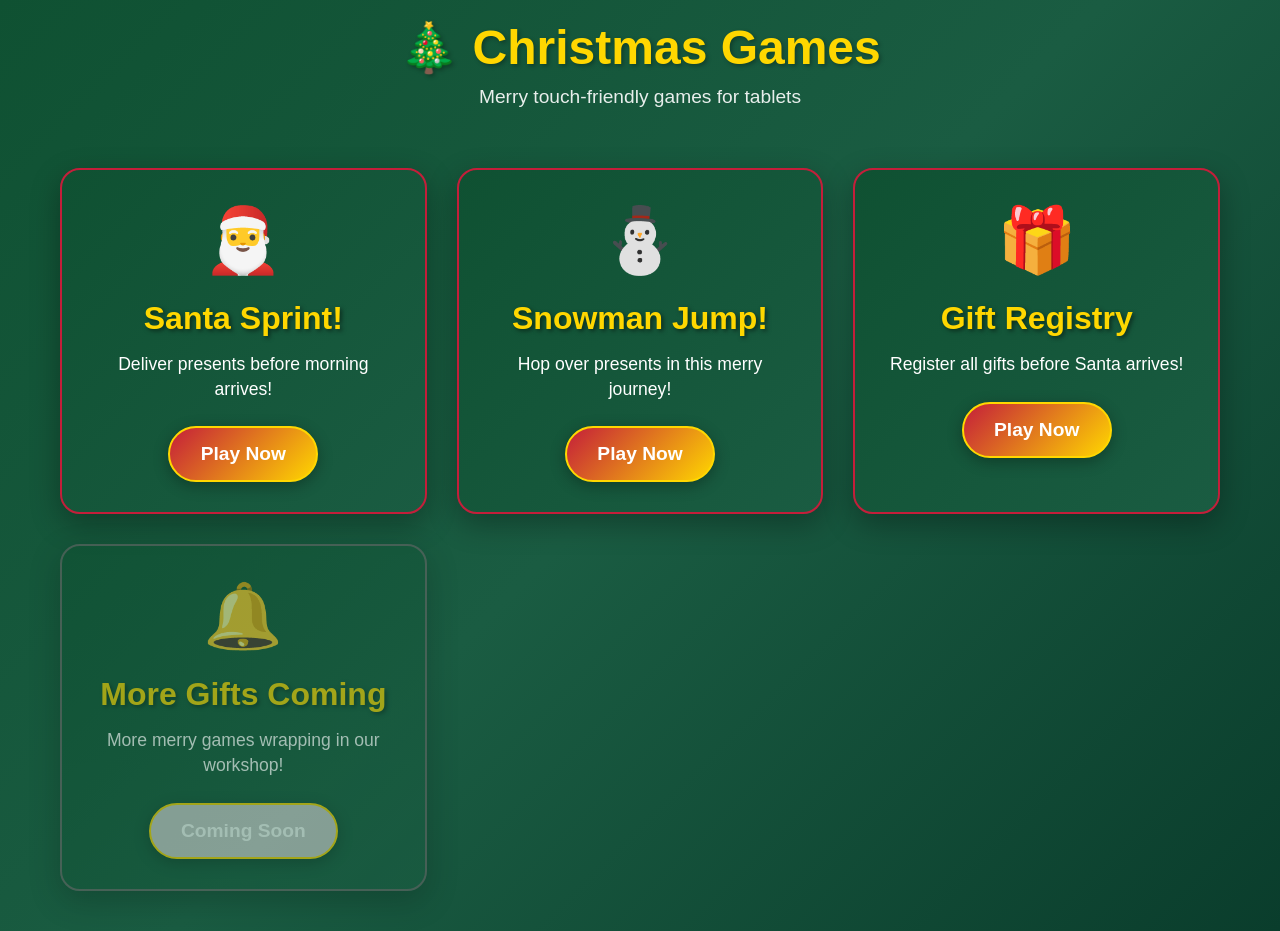
<file: index.html>
<!DOCTYPE html>
<html lang="en">
<head>
    <meta charset="UTF-8">
    <meta name="viewport" content="width=device-width, initial-scale=1.0">
    <title id="page-title">Holiday Games</title>
    <link rel="stylesheet" href="styles/main.css">
</head>
<body>
    <div class="container">
        <header>
            <h1 id="gallery-title"></h1>
            <p id="gallery-subtitle"></p>
        </header>
        
        <main class="gallery">
            <div class="game-grid">
                <div class="game-card" data-game="run">
                    <div class="game-icon" id="run-game-icon"></div>
                    <h3 id="run-game-title"></h3>
                    <p id="run-game-desc"></p>
                    <button class="play-btn">Play Now</button>
                </div>
                
                <div class="game-card" data-game="jump">
                    <div class="game-icon" id="jump-game-icon"></div>
                    <h3 id="jump-game-title"></h3>
                    <p id="jump-game-desc"></p>
                    <button class="play-btn">Play Now</button>
                </div>
                
                <div class="game-card" data-game="taxes">
                    <div class="game-icon" id="taxes-game-icon"></div>
                    <h3 id="taxes-game-title"></h3>
                    <p id="taxes-game-desc"></p>
                    <button class="play-btn">Play Now</button>
                </div>
                
                <!-- Placeholder for future games -->
                <div class="game-card coming-soon">
                    <div class="game-icon" id="coming-soon-icon"></div>
                    <h3 id="coming-soon-title"></h3>
                    <p id="coming-soon-desc"></p>
                    <button class="play-btn" disabled>Coming Soon</button>
                </div>
            </div>
        </main>
    </div>
    
    <script src="resources.js"></script>
    <script src="main.js"></script>
    <script src="scripts/gallery.js"></script>
    <script src="scripts/falling-sprites.js"></script>
</body>
</html>
</file>
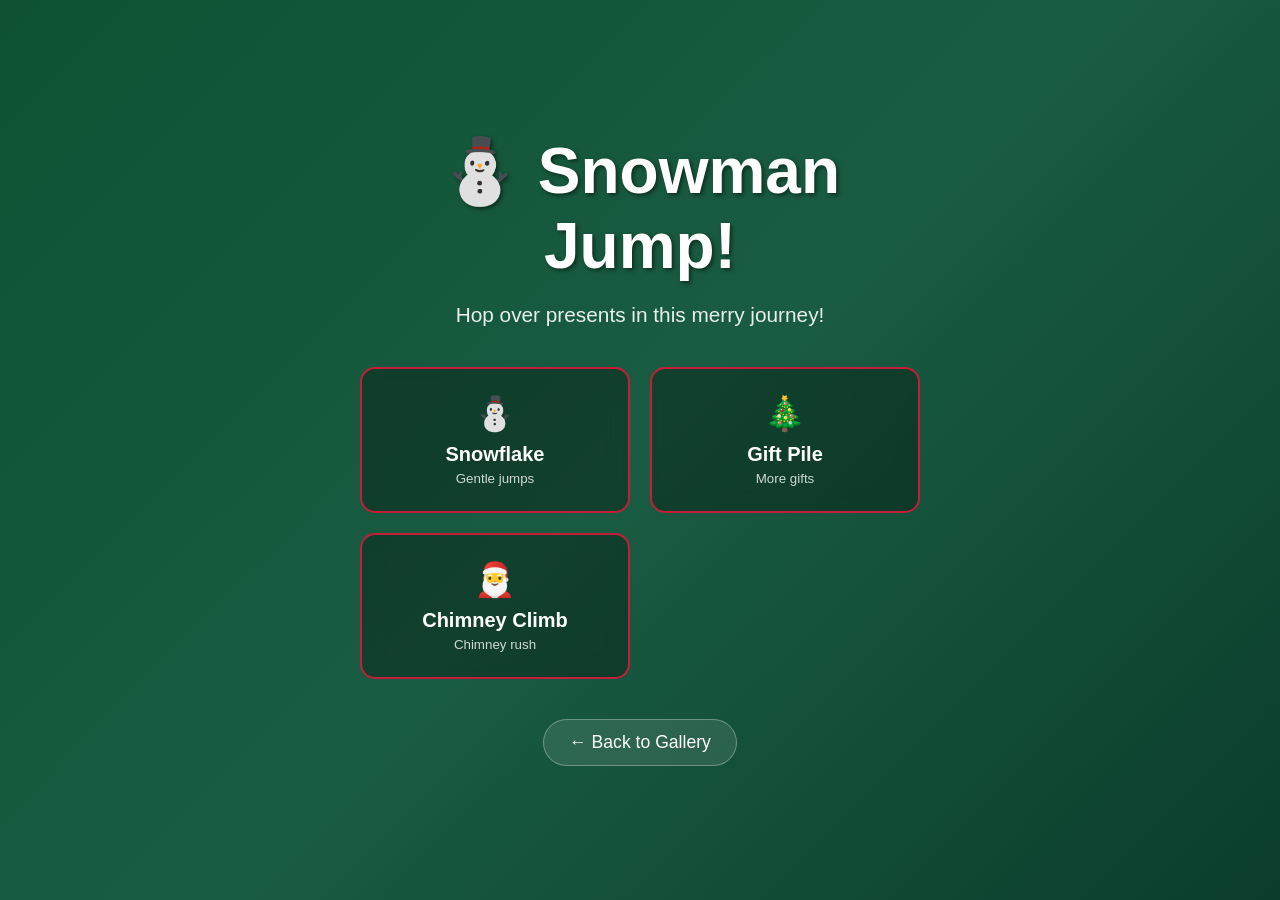
<file: games/jump.html>
<!DOCTYPE html>
<html lang="en">
<head>
    <meta charset="UTF-8">
    <meta name="viewport" content="width=device-width, initial-scale=1.0">
    <title id="page-title">Jump Game</title>
    <link rel="stylesheet" href="../styles/main.css">
    <link rel="stylesheet" href="../styles/jump-game.css">
</head>
<body>
    <div class="game-container">
        <!-- Difficulty Selection Screen -->
        <div id="difficulty-screen" class="screen">
            <div class="difficulty-content">
                <h1 id="jump-title"></h1>
                <p id="jump-description"></p>
                
                <div class="difficulty-grid">
                    <button class="difficulty-btn" data-difficulty="toddler">
                        <span class="difficulty-icon" id="diff-easy-icon"></span>
                        <span class="difficulty-name" id="jump-diff-easy-name"></span>
                        <span class="difficulty-desc" id="jump-diff-easy-desc"></span>
                    </button>
                    
                    <button class="difficulty-btn" data-difficulty="child">
                        <span class="difficulty-icon" id="diff-medium-icon"></span>
                        <span class="difficulty-name" id="jump-diff-medium-name"></span>
                        <span class="difficulty-desc" id="jump-diff-medium-desc"></span>
                    </button>
                    
                    <button class="difficulty-btn" data-difficulty="adult">
                        <span class="difficulty-icon" id="diff-hard-icon"></span>
                        <span class="difficulty-name" id="jump-diff-hard-name"></span>
                        <span class="difficulty-desc" id="jump-diff-hard-desc"></span>
                    </button>
                    
                    <button class="difficulty-btn hidden" data-difficulty="crazy" id="crazy-btn">
                        <span class="difficulty-icon" id="diff-crazy-icon"></span>
                        <span class="difficulty-name" id="jump-diff-crazy-name"></span>
                        <span class="difficulty-desc" id="jump-diff-crazy-desc"></span>
                    </button>
                </div>
                
                <button class="back-btn" onclick="window.location.href='../index.html'">
                    ← Back to Gallery
                </button>
            </div>
        </div>
        
        <!-- Game Screen -->
        <div id="game-screen" class="screen hidden">
            <canvas id="game-canvas"></canvas>
            
            <!-- Game UI -->
            <div class="game-ui">
                <div class="score-display">
                    <span>Distance: <span id="distance">0</span> ft</span>
                    <span>Speed: <span id="speed">0</span> ft/s</span>
                </div>
                
                <div class="jump-instruction" id="jump-instruction">
                </div>
            </div>
            
            <!-- Jump Controls -->
            <div class="jump-controls">
                <div class="jump-area" id="jump-control">
                    <div class="jump-indicator">TAP TO JUMP</div>
                </div>
            </div>
            
            <!-- Pause Button -->
            <button class="pause-btn" id="pause-btn">⏸️</button>
        </div>
        
        <!-- Game Over Screen -->
        <div id="game-over-screen" class="screen hidden">
            <div class="game-over-content">
                <h2 id="game-over-title">Game Over!</h2>
                <div id="game-over-message"></div>
                <div class="game-stats">
                    <p>Distance Traveled: <span id="final-distance">0</span> ft</p>
                    <p>Time Survived: <span id="final-time">0</span>s</p>
                    <p>Difficulty: <span id="final-difficulty">Normal</span></p>
                    <p>Jack-o'-lanterns Jumped: <span id="final-jumps">0</span></p>
                </div>
                
                <div class="game-over-buttons">
                    <button class="game-btn" id="restart-btn">Play Again</button>
                    <button class="game-btn secondary" id="difficulty-btn">Change Difficulty</button>
                    <button class="game-btn secondary" onclick="window.location.href='../index.html'">
                        Back to Gallery
                    </button>
                </div>
            </div>
        </div>
    </div>
    
    <script src="../resources.js"></script>
    <script src="../resources.js"></script>
    <script src="../main.js"></script>
    <script src="../scripts/jump-game.js"></script>
    <script src="../scripts/falling-sprites.js"></script>
</body>
</html>
</file>
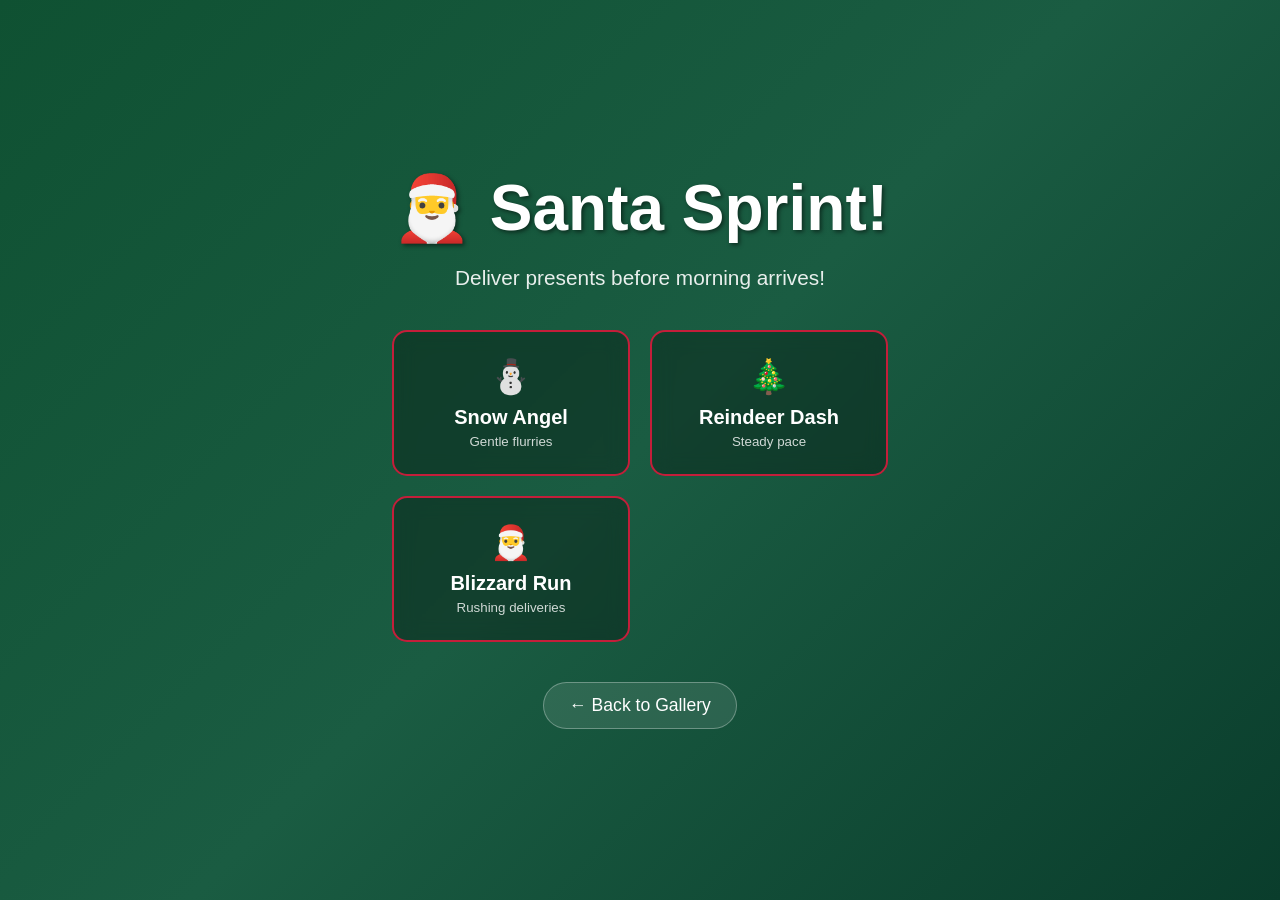
<file: games/run.html>
<!DOCTYPE html>
<html lang="en">
<head>
    <meta charset="UTF-8">
    <meta name="viewport" content="width=device-width, initial-scale=1.0">
    <title id="page-title">Run Game</title>
    <link rel="stylesheet" href="../styles/main.css">
    <link rel="stylesheet" href="../styles/run-game.css">
</head>
<body>
    <div class="game-container">
        <!-- Difficulty Selection Screen -->
        <div id="difficulty-screen" class="screen">
            <div class="difficulty-content">
                <h1 id="run-title"></h1>
                <p id="run-description"></p>
                
                <div class="difficulty-grid">
                    <button class="difficulty-btn" data-difficulty="toddler">
                        <span class="difficulty-icon" id="diff-easy-icon"></span>
                        <span class="difficulty-name" id="run-diff-easy-name"></span>
                        <span class="difficulty-desc" id="run-diff-easy-desc"></span>
                    </button>
                    
                    <button class="difficulty-btn" data-difficulty="child">
                        <span class="difficulty-icon" id="diff-medium-icon"></span>
                        <span class="difficulty-name" id="run-diff-medium-name"></span>
                        <span class="difficulty-desc" id="run-diff-medium-desc"></span>
                    </button>
                    
                    <button class="difficulty-btn" data-difficulty="adult">
                        <span class="difficulty-icon" id="diff-hard-icon"></span>
                        <span class="difficulty-name" id="run-diff-hard-name"></span>
                        <span class="difficulty-desc" id="run-diff-hard-desc"></span>
                    </button>
                    
                    <button class="difficulty-btn hidden" data-difficulty="crazy" id="crazy-btn">
                        <span class="difficulty-icon" id="diff-crazy-icon"></span>
                        <span class="difficulty-name" id="run-diff-crazy-name"></span>
                        <span class="difficulty-desc" id="run-diff-crazy-desc"></span>
                    </button>
                </div>
                
                <button class="back-btn" onclick="window.location.href='../index.html'">
                    ← Back to Gallery
                </button>
            </div>
        </div>
        
        <!-- Game Screen -->
        <div id="game-screen" class="screen hidden">
            <canvas id="game-canvas"></canvas>
            
            <!-- Game UI -->
            <div class="game-ui">
                <div class="score-display">
                    <span>Distance: <span id="distance">0</span> ft</span>
                    <span>Speed: <span id="speed">0</span> ft/s</span>
                </div>
                
                <div class="zombie-warning" id="zombie-warning">
                </div>
            </div>
            
            <!-- Touch Controls -->
            <div class="touch-controls">
                <div class="touch-area left-control" id="left-control">
                    <div class="control-indicator">←</div>
                </div>
                <div class="touch-area right-control" id="right-control">
                    <div class="control-indicator">→</div>
                </div>
            </div>
            
            <!-- Pause Button -->
            <button class="pause-btn" id="pause-btn">⏸️</button>
        </div>
        
        <!-- Game Over Screen -->
        <div id="game-over-screen" class="screen hidden">
            <div class="game-over-content">
                <h2 id="game-over-title">Game Over!</h2>
                <div id="game-over-message"></div>
                <div class="game-stats">
                    <p>Distance Traveled: <span id="final-distance">0</span> ft</p>
                    <p>Time Survived: <span id="final-time">0</span>s</p>
                    <p>Difficulty: <span id="final-difficulty">Normal</span></p>
                </div>
                
                <div class="game-over-buttons">
                    <button class="game-btn" id="restart-btn">Play Again</button>
                    <button class="game-btn secondary" id="difficulty-btn">Change Difficulty</button>
                    <button class="game-btn secondary" onclick="window.location.href='../index.html'">
                        Back to Gallery
                    </button>
                </div>
            </div>
        </div>
    </div>
    
    <script src="../resources.js"></script>
    <script src="../main.js"></script>
    <script src="../scripts/run-game.js"></script>
    <script src="../scripts/falling-sprites.js"></script>
</body>
</html>
</file>
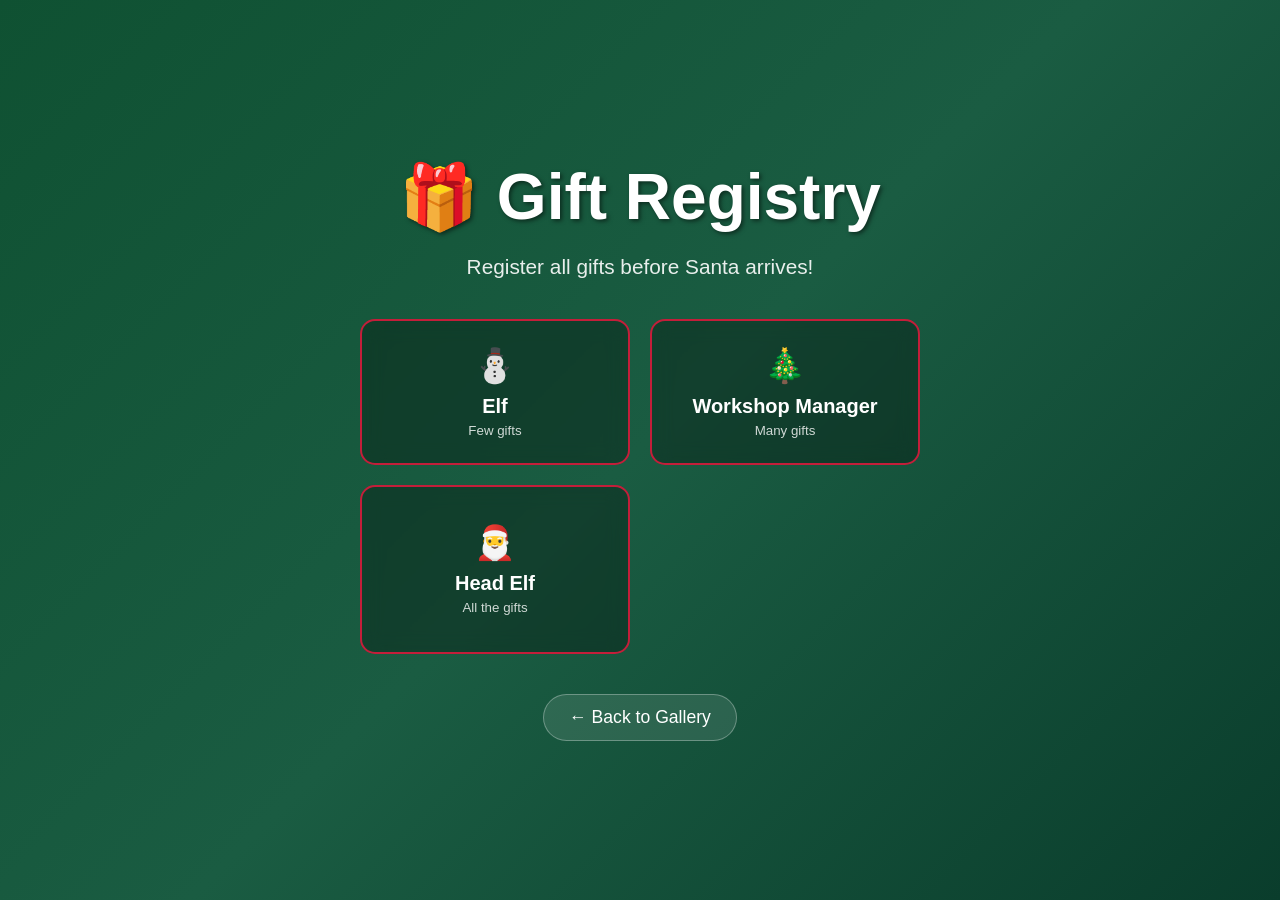
<file: games/taxes.html>
<!DOCTYPE html>
<html lang="en">
<head>
    <meta charset="UTF-8">
    <meta name="viewport" content="width=device-width, initial-scale=1.0">
    <title id="page-title">Taxes Game</title>
    <link rel="stylesheet" href="../styles/main.css">
    <link rel="stylesheet" href="../styles/taxes-game.css">
</head>
<body>
    <div class="game-container">
        <!-- Difficulty Selection Screen -->
        <div id="difficulty-screen" class="screen">
            <div class="difficulty-content">
                <h1 id="taxes-title"></h1>
                <p id="taxes-description"></p>
                
                <div class="difficulty-grid">
                    <button class="difficulty-btn" data-difficulty="toddler">
                        <span class="difficulty-icon" id="diff-easy-icon"></span>
                        <span class="difficulty-name" id="taxes-diff-easy-name"></span>
                        <span class="difficulty-desc" id="taxes-diff-easy-desc"></span>
                    </button>
                    
                    <button class="difficulty-btn" data-difficulty="child">
                        <span class="difficulty-icon" id="diff-medium-icon"></span>
                        <span class="difficulty-name" id="taxes-diff-medium-name"></span>
                        <span class="difficulty-desc" id="taxes-diff-medium-desc"></span>
                    </button>
                    
                    <button class="difficulty-btn" data-difficulty="adult">
                        <span class="difficulty-icon" id="diff-hard-icon"></span>
                        <span class="difficulty-name" id="taxes-diff-hard-name"></span>
                        <span class="difficulty-desc" id="taxes-diff-hard-desc"></span>
                    </button>
                    
                    <button class="difficulty-btn hidden" data-difficulty="crazy" id="crazy-btn">
                        <span class="difficulty-icon" id="diff-crazy-icon"></span>
                        <span class="difficulty-name" id="taxes-diff-crazy-name"></span>
                        <span class="difficulty-desc" id="taxes-diff-crazy-desc"></span>
                    </button>
                </div>
                
                <button class="back-btn" onclick="window.location.href='../index.html'">
                    ← Back to Gallery
                </button>
            </div>
        </div>
        
        <!-- Game Screen -->
        <div id="game-screen" class="screen hidden">
            <div class="tax-form-container">
                <div class="form-header">
                    <h2 id="form-header"></h2>
                    <div class="tax-year" id="form-year"></div>
                </div>
                
                <div class="form-content">
                    <!-- Witch Information Section -->
                    <div class="form-section employee-info">
                        <h3><span id="section-heading-employee">🧙‍♀️ Witch Information</span></h3>
                        <div class="form-row">
                            <div class="form-field">
                                <label>1. <span id="label-1">Witch's magical name</span></label>
                                <span class="static-text" id="employee-name">Morticia Spellweaver</span>
                                <input type="text" id="employee-name-input" class="display-none" placeholder="Enter your magical name">
                            </div>
                        </div>
                        
                        <div class="form-row">
                            <div class="form-field">
                                <label>2. <span id="label-2">Coven's address</span></label>
                                <div class="address-block">
                                    <span class="static-text" id="employee-address">13 Haunted Hollow Lane<br>Spooktown, MA 13131</span>
                                    <input type="text" id="employee-address-input" class="display-none" placeholder="Enter your coven's address">
                                </div>
                            </div>
                        </div>
                    </div>
                    
                    <!-- Magical Organization Section -->
                    <div class="form-section employer-info">
                        <h3><span id="section-heading-employer">🏚️ Magical Organization Information</span></h3>
                        <div class="form-row">
                            <div class="form-field">
                                <label>3. <span id="label-3" class="editable-word">Coven's</span> name and address</label>
                                <div class="address-block">
                                    <span class="static-text" id="employer-name">The Midnight Spell Society</span>
                                    <input type="text" id="employer-name-input" class="display-none" placeholder="Coven name">
                                    <span class="static-text" id="employer-address">666 Witches Circle<br>Spooktown, MA 13131</span>
                                    <input type="text" id="employer-address-input" class="display-none" placeholder="Coven address">
                                </div>
                            </div>
                        </div>
                        
                        <div class="form-row">
                            <div class="form-field half">
                                <label>4. <span class="editable-word">Coven</span> identification number</label>
                                <span class="static-text" id="employer-ein">13-1313131</span>
                                <input type="text" id="employer-ein-input" class="display-none" placeholder="13-1313131">
                            </div>
                            <div class="form-field half">
                                <label>5. <span class="editable-word">Witch's</span> license number</label>
                                <span class="static-text" id="employee-ssn">***-**-1313</span>
                                <input type="text" id="employee-ssn-input" class="display-none" placeholder="Last 4 digits only">
                            </div>
                        </div>
                    </div>
                    
                    <!-- Magical Earnings Section -->
                    <div class="form-section earnings-info">
                        <h3><span id="section-heading-earnings">💰 Magical Earnings Information</span></h3>
                        <div class="earnings-grid">
                            <div class="form-field">
                                <label>4. <span id="label-4" class="editable-word">Spell</span> casting fees</label>
                                <span class="static-text" id="wages">13,000 gold coins</span>
                                <input type="text" id="wages-input" class="display-none">
                            </div>
                            
                            <div class="form-field">
                                <label>5. <span id="label-5" class="editable-word">Magical</span> licensing fees</label>
                                <span class="static-text" id="federal-tax">2,080 gold coins</span>
                                <input type="text" id="federal-tax-input" class="display-none">
                            </div>
                            
                            <div class="form-field">
                                <label>6. <span id="label-6" class="editable-word">Coven</span> protection fees</label>
                                <span class="static-text" id="state-tax">1,040 gold coins</span>
                                <input type="text" id="state-tax-input" class="display-none">
                            </div>
                            
                            <div class="form-field">
                                <label>7. <span id="label-7" class="editable-word">Potion</span> ingredient costs</label>
                                <span class="static-text" id="social-security">3,100 gold coins</span>
                                <input type="text" id="social-security-input" class="display-none">
                            </div>
                            
                            <div class="form-field">
                                <label>8. <span id="label-8" class="editable-word">Cauldron</span> rental expenses</label>
                                <span class="static-text" id="medicare">725 gold coins</span>
                                <input type="text" id="medicare-input" class="display-none">
                            </div>
                            
                            <div class="form-field">
                                <label>9. <span id="label-9" class="editable-word">Familiar</span> care expenses</label>
                                <span class="static-text" id="health-insurance">1,200 gold coins</span>
                                <input type="text" id="health-insurance-input" class="display-none">
                            </div>
                            
                            <div class="form-field">
                                <label>10. <span id="label-10" class="editable-word">Broomstick</span> maintenance</label>
                                <span class="static-text" id="retirement-401k">2,600 gold coins</span>
                                <input type="text" id="retirement-401k-input" class="display-none">
                            </div>
                            
                            <div class="form-field">
                                <label>11. <span id="label-11" class="editable-word">Spell</span> insurance premiums</label>
                                <span class="static-text" id="dental-insurance">520 gold coins</span>
                                <input type="text" id="dental-insurance-input" class="display-none">
                            </div>
                            
                            <div class="form-field">
                                <label>12. <span id="label-12" class="editable-word">Vision</span> crystal maintenance</label>
                                <span class="static-text" id="vision-insurance">260 gold coins</span>
                                <input type="text" id="vision-insurance-input" class="display-none">
                            </div>
                            
                            <div class="form-field">
                                <label>13. <span id="label-13" class="editable-word">Magical</span> guild dues</label>
                                <span class="static-text" id="union-dues">150 gold coins</span>
                                <input type="text" id="union-dues-input" class="display-none">
                            </div>
                            
                            <div class="form-field">
                                <label>14. <span id="label-14" class="editable-word">Curse</span> protection plan</label>
                                <span class="static-text" id="life-insurance">375 gold coins</span>
                                <input type="text" id="life-insurance-input" class="display-none">
                            </div>
                        </div>
                    </div>
                    
                    <!-- Additional Magical Earnings -->
                    <div class="form-section additional-income">
                        <h3><span id="section-heading-additional">🔮 <span id="word-additional" class="editable-word">Additional</span> Magical Earnings</span></h3>
                        <div class="additional-grid">
                            <div class="form-field">
                                <label>15. <span id="label-15" class="editable-word">Curse</span> removal services</label>
                                <span class="static-text" id="business-income">2,500 gold coins</span>
                                <input type="text" id="business-income-input" class="display-none">
                            </div>
                            
                            <div class="form-field">
                                <label>16. <span id="label-16" class="editable-word">Crystal</span> ball consultations</label>
                                <span class="static-text" id="interest-income">666 gold coins</span>
                                <input type="text" id="interest-income-input" class="display-none">
                            </div>
                            
                            <div class="form-field">
                                <label>17. <span id="label-17" class="editable-word">Enchanted</span> item sales</label>
                                <span class="static-text" id="dividend-income">1,313 gold coins</span>
                                <input type="text" id="dividend-income-input" class="display-none">
                            </div>
                            
                            <div class="form-field">
                                <label>18. <span id="label-18" class="editable-word">Familiar</span> boarding fees</label>
                                <span class="static-text" id="retirement-dist">0 gold coins</span>
                                <input type="text" id="retirement-dist-input" class="display-none">
                            </div>
                        </div>
                    </div>
                    
                    <!-- Magical Deductions Section -->
                    <div class="form-section deductions-info">
                        <h3><span id="section-heading-deductions">✨ <span id="word-deductions" class="editable-word">Magical</span> Deductions and Credits</span></h3>
                        <div class="deductions-grid">
                            <div class="form-field">
                                <label>19. <span id="label-19" class="editable-word">Haunted</span> mansion upkeep costs</label>
                                <span class="static-text" id="mortgage-interest">3,100 gold coins</span>
                                <input type="text" id="mortgage-interest-input" class="display-none">
                            </div>
                            
                            <div class="form-field">
                                <label>20. <span id="label-20" class="editable-word">Charitable</span> spell donations</label>
                                <span class="static-text" id="charitable-contrib">713 gold coins</span>
                                <input type="text" id="charitable-contrib-input" class="display-none">
                            </div>
                            
                            <div class="form-field">
                                <label>21. <span id="label-21" class="editable-word">Cauldron</span> maintenance expenses</label>
                                <span class="static-text" id="medical-expenses">1,050 gold coins</span>
                                <input type="text" id="medical-expenses-input" class="display-none">
                            </div>
                            
                            <div class="form-field">
                                <label>22. <span id="label-22" class="editable-word">Spellcasting</span> education credits</label>
                                <span class="static-text" id="education-credits">375 gold coins</span>
                                <input type="text" id="education-credits-input" class="display-none">
                            </div>
                        </div>
                    </div>
                    
                    <!-- Crazy Mode Only Sections -->
                    <div class="form-section crazy-only foreign-info">
                        <h3><span id="section-heading-foreign"><span id="word-foreign" class="editable-word">Foreign</span> Account Information (FBAR)</span></h3>
                        <div class="foreign-grid">
                            <div class="form-field">
                                <label>23. <span id="label-23" class="editable-word">Foreign</span> bank account maximum balance</label>
                                <span class="static-text" id="foreign-balance">$0.00</span>
                                <input type="text" id="foreign-balance-input" class="display-none">
                            </div>
                            
                            <div class="form-field">
                                <label>24. <span id="label-24" class="editable-word">Country</span> of foreign account</label>
                                <span class="static-text" id="foreign-country">N/A</span>
                                <input type="text" id="foreign-country-input" class="display-none">
                            </div>
                            
                            <div class="form-field">
                                <label>25. <span id="label-25" class="editable-word">Foreign</span> tax paid</label>
                                <span class="static-text" id="foreign-tax">$0.00</span>
                                <input type="text" id="foreign-tax-input" class="display-none">
                            </div>
                        </div>
                    </div>
                    
                    <div class="form-section crazy-only alternative-min">
                        <h3><span id="section-heading-amt"><span id="word-amt" class="editable-word">Alternative</span> Minimum Tax (AMT)</span></h3>
                        <div class="amt-grid">
                            <div class="form-field">
                                <label>26. <span id="label-26" class="editable-word">AMT</span> income adjustments</label>
                                <span class="static-text" id="amt-adjustments">$0.00</span>
                                <input type="text" id="amt-adjustments-input" class="display-none">
                            </div>
                            
                            <div class="form-field">
                                <label>27. <span id="label-27" class="editable-word">Tentative</span> minimum tax</label>
                                <span class="static-text" id="tentative-amt">$0.00</span>
                                <input type="text" id="tentative-amt-input" class="display-none">
                            </div>
                            
                            <div class="form-field">
                                <label>28. <span id="label-28" class="editable-word">AMT</span> foreign tax credit</label>
                                <span class="static-text" id="amt-foreign-credit">$0.00</span>
                                <input type="text" id="amt-foreign-credit-input" class="display-none">
                            </div>
                        </div>
                    </div>
                    
                    <div class="form-section crazy-only depreciation-info">
                        <h3><span id="section-heading-depreciation"><span id="word-depreciation" class="editable-word">Depreciation</span> and Asset Information</span></h3>
                        <div class="depreciation-grid">
                            <div class="form-field">
                                <label>29. <span id="label-29" class="editable-word">Section</span> 179 deduction</label>
                                <span class="static-text" id="section179">$0.00</span>
                                <input type="text" id="section179-input" class="display-none">
                            </div>
                            
                            <div class="form-field">
                                <label>30. <span id="label-30" class="editable-word">Bonus</span> depreciation claimed</label>
                                <span class="static-text" id="bonus-depreciation">$0.00</span>
                                <input type="text" id="bonus-depreciation-input" class="display-none">
                            </div>
                            
                            <div class="form-field">
                                <label>31. <span id="label-31" class="editable-word">Like-kind</span> exchange basis</label>
                                <span class="static-text" id="like-kind-basis">$0.00</span>
                                <input type="text" id="like-kind-basis-input" class="display-none">
                            </div>
                            
                            <div class="form-field">
                                <label>32. <span id="label-32" class="editable-word">Passive</span> activity loss carryover</label>
                                <span class="static-text" id="passive-loss">$0.00</span>
                                <input type="text" id="passive-loss-input" class="display-none">
                            </div>
                        </div>
                    </div>
                    
                    <!-- State Information -->
                    <div class="form-section state-info">
                        <h3><span id="section-heading-state"><span id="word-state" class="editable-word">State</span> Information</span></h3>
                        <div class="state-grid">
                            <div class="form-field">
                                <label>33. <span id="label-33" class="editable-word">State</span></label>
                                <span class="static-text" id="state">CA</span>
                                <input type="text" id="state-input" class="display-none">
                            </div>
                            
                            <div class="form-field">
                                <label>34. <span id="label-34" class="editable-word">State</span> wages, tips, etc.</label>
                                <span class="static-text" id="state-wages">$45,000.00</span>
                                <input type="text" id="state-wages-input" class="display-none">
                            </div>
                            
                            <div class="form-field">
                                <label>35. <span id="label-35" class="editable-word">State</span> income tax</label>
                                <span class="static-text" id="state-tax">$2,250.00</span>
                                <input type="text" id="state-tax-input" class="display-none">
                            </div>
                        </div>
                    </div>
                </div>
                
                <div class="form-footer">
                    <button id="submit-btn" class="submit-button">Submit Tax Form</button>
                    <div class="progress-display">
                        <span>Fields completed: <span id="completed-count">0</span> / <span id="total-count">0</span></span>
                    </div>
                </div>
            </div>
            
            <!-- Back Button -->
            <button class="back-to-difficulty" id="back-to-difficulty">Change Difficulty</button>
        </div>
        
        <!-- Game Over Screen -->
        <div id="game-over-screen" class="screen hidden">
            <div class="game-over-content">
                <h2 id="game-over-title"></h2>
                <div id="game-over-message"></div>
                <div class="game-stats">
                    <p><span id="gameover-label-completed">Spells Documented</span>: <span id="final-completed">0</span> / <span id="final-total">0</span></p>
                    <p><span id="gameover-label-time">Ritual Time</span>: <span id="final-time">0</span>s</p>
                    <p><span id="gameover-label-difficulty">Magical Difficulty</span>: <span id="final-difficulty">Normal</span></p>
                    <p><span id="gameover-label-accuracy">Enchantment Accuracy</span>: <span id="accuracy-rate">100%</span></p>
                </div>
                
                <div class="game-over-buttons">
                    <button class="game-btn" id="restart-btn"><span id="gameover-btn-restart">Cast Again</span></button>
                    <button class="game-btn secondary" id="difficulty-btn"><span id="gameover-btn-difficulty">Change Magic Level</span></button>
                    <button class="game-btn secondary" onclick="window.location.href='../index.html'">
                        <span id="gameover-btn-home">Return to Coven</span>
                    </button>
                </div>
            </div>
        </div>
    </div>
    
    <script src="../resources.js"></script>
    <script src="../main.js"></script>
    <script src="../scripts/taxes-game.js"></script>
    <script src="../scripts/falling-sprites.js"></script>
</body>
</html>
</file>
<file: styles/main.css>
/* Main Styles */

/* CSS Custom Properties for Holiday Themes */
:root {
    --holiday-primary: #ff6b35;
    --holiday-secondary: #2d1b69;
    --holiday-accent: #f7931e;
    --holiday-background: #1a1a2e;
    --holiday-text: #f7f7f7;
    --holiday-gradient1: #2d1b69;
    --holiday-gradient2: #16213e;
    --holiday-gradient3: #0f172a;
}

* {
    margin: 0;
    padding: 0;
    box-sizing: border-box;
}

body {
    font-family: 'Arial', sans-serif;
    background: linear-gradient(135deg, var(--holiday-gradient1) 0%, var(--holiday-gradient2) 50%, var(--holiday-gradient3) 100%);
    min-height: 100vh;
    overflow-x: hidden;
    color: var(--holiday-text);
}

.container {
    max-width: 1200px;
    margin: 0 auto;
    padding: 20px;
}

header {
    text-align: center;
    margin-bottom: 40px;
    color: var(--holiday-text);
}

header h1 {
    font-size: 3em;
    margin-bottom: 10px;
    text-shadow: 2px 2px 4px rgba(0,0,0,0.3);
    color: var(--holiday-accent);
}

header p {
    font-size: 1.2em;
    opacity: 0.9;
    color: var(--holiday-text);
}

/* Gallery Styles */
.gallery {
    width: 100%;
}

.game-grid {
    display: grid;
    grid-template-columns: repeat(auto-fit, minmax(300px, 1fr));
    gap: 30px;
    padding: 20px 0;
}

.game-card {
    background: linear-gradient(135deg, var(--holiday-secondary) 0%, var(--holiday-gradient2) 100%);
    border: 2px solid var(--holiday-primary);
    border-radius: 20px;
    padding: 30px;
    text-align: center;
    box-shadow: 0 10px 30px rgba(0, 0, 0, 0.3);
    transition: transform 0.3s ease, box-shadow 0.3s ease;
    cursor: pointer;
    color: var(--holiday-text);
}

.game-card:hover {
    transform: translateY(-5px);
    box-shadow: 0 15px 40px rgba(0, 0, 0, 0.5);
    border-color: var(--holiday-accent);
}

.game-card.coming-soon {
    opacity: 0.6;
    cursor: default;
    border-color: #666;
}

.game-card.coming-soon:hover {
    transform: none;
    box-shadow: 0 10px 30px rgba(255, 107, 53, 0.3);
    border-color: #666;
}

.game-icon {
    font-size: 4em;
    margin-bottom: 20px;
    height: 80px;
    display: flex;
    align-items: center;
    justify-content: center;
}

.game-card h3 {
    font-size: 2em;
    margin-bottom: 15px;
    color: var(--holiday-accent);
    text-shadow: 2px 2px 4px rgba(0,0,0,0.5);
}

.game-card p {
    font-size: 1.1em;
    color: var(--holiday-text);
    margin-bottom: 25px;
    line-height: 1.4;
}

.play-btn {
    background: linear-gradient(135deg, var(--holiday-primary), var(--holiday-accent));
    color: white;
    border: 2px solid var(--holiday-accent);
    padding: 15px 30px;
    font-size: 1.2em;
    border-radius: 50px;
    cursor: pointer;
    transition: all 0.3s ease;
    font-weight: bold;
    min-width: 150px;
    box-shadow: 0 4px 15px rgba(0, 0, 0, 0.3);
}

.play-btn:hover:not(:disabled) {
    background: linear-gradient(135deg, var(--holiday-accent), var(--holiday-primary));
    transform: scale(1.05);
    box-shadow: 0 6px 20px rgba(0, 0, 0, 0.5);
}

.play-btn:disabled {
    background: #ccc;
    cursor: not-allowed;
}

/* Reward Modal Styles */
.reward-modal {
    position: fixed;
    top: 0;
    left: 0;
    width: 100%;
    height: 100%;
    background: rgba(0,0,0,0.8);
    display: flex;
    align-items: center;
    justify-content: center;
    z-index: 1000;
    animation: fadeIn 0.3s ease;
}

.reward-content {
    background: linear-gradient(135deg, var(--holiday-gradient2), var(--holiday-gradient3));
    padding: 40px;
    border-radius: 20px;
    text-align: center;
    max-width: 400px;
    width: 90%;
    animation: slideIn 0.3s ease;
    border: 3px solid var(--holiday-primary);
    color: var(--holiday-text);
}

.reward-animation {
    font-size: 4em;
    margin-bottom: 20px;
    animation: bounce 0.6s ease infinite alternate;
}

.reward-content h2 {
    font-size: 2.5em;
    color: var(--holiday-accent);
    margin-bottom: 20px;
}

.reward-content p {
    font-size: 1.2em;
    color: var(--holiday-text);
    margin-bottom: 15px;
}

.reward-btn {
    background: linear-gradient(135deg, var(--holiday-primary), var(--holiday-accent));
    color: white;
    border: none;
    padding: 12px 25px;
    font-size: 1.1em;
    border-radius: 25px;
    cursor: pointer;
    margin: 10px;
    transition: all 0.3s ease;
}

.reward-btn.secondary {
    background: var(--holiday-secondary);
    color: var(--holiday-text);
}

.reward-btn:hover {
    transform: scale(1.05);
}

/* Animations */
@keyframes fadeIn {
    from { opacity: 0; }
    to { opacity: 1; }
}

@keyframes slideIn {
    from { transform: translateY(-50px); opacity: 0; }
    to { transform: translateY(0); opacity: 1; }
}

@keyframes bounce {
    from { transform: scale(1); }
    to { transform: scale(1.1); }
}

/* Touch Device Optimizations */
.touch-device .game-card {
    min-height: 120px;
}

.touch-device .play-btn {
    min-height: 50px;
    font-size: 1.3em;
}

/* Responsive Design */
@media (max-width: 768px) {
    .container {
        padding: 15px;
    }
    
    header h1 {
        font-size: 2.5em;
    }
    
    .game-grid {
        grid-template-columns: 1fr;
        gap: 20px;
    }
    
    .game-card {
        padding: 25px;
    }
    
    .reward-content {
        padding: 30px 20px;
    }
}

@media (max-width: 480px) {
    header h1 {
        font-size: 2em;
    }
    
    .game-card h3 {
        font-size: 1.8em;
    }
    
    .game-icon {
        font-size: 3em;
        height: 60px;
    }
}
</file>
<file: styles/jump-game.css>
/* Jump Game Styles */

.game-container {
    width: 100vw;
    height: 100vh;
    overflow: hidden;
    position: relative;
    background: linear-gradient(135deg, var(--holiday-gradient1) 0%, var(--holiday-gradient2) 50%, var(--holiday-gradient3) 100%);
}

.screen {
    position: absolute;
    top: 0;
    left: 0;
    width: 100%;
    height: 100%;
    display: flex;
    align-items: center;
    justify-content: center;
}

.screen.hidden {
    display: none;
}

/* Difficulty Selection Screen */
.difficulty-content {
    text-align: center;
    color: var(--holiday-text);
    max-width: 600px;
    padding: 20px;
}

.difficulty-content h1 {
    font-size: 4em;
    margin-bottom: 20px;
    text-shadow: 2px 2px 4px rgba(0,0,0,0.5);
}

.difficulty-content p {
    font-size: 1.3em;
    margin-bottom: 40px;
    opacity: 0.9;
}

.difficulty-grid {
    display: grid;
    grid-template-columns: repeat(2, 1fr);
    gap: 20px;
    margin-bottom: 40px;
}

.difficulty-btn {
    background: rgba(0,0,0,0.3);
    border: 2px solid var(--holiday-primary);
    border-radius: 15px;
    padding: 25px;
    color: var(--holiday-text);
    cursor: pointer;
    transition: all 0.3s ease;
    backdrop-filter: blur(10px);
    min-height: 120px;
    display: flex;
    flex-direction: column;
    align-items: center;
    justify-content: center;
}

.difficulty-btn:hover {
    background: rgba(0,0,0,0.5);
    border-color: var(--holiday-accent);
    transform: translateY(-3px);
}

.difficulty-btn.hidden {
    opacity: 0;
    transition: opacity 0.5s ease;
}

.difficulty-btn.revealed {
    opacity: 1;
    pointer-events: auto;
    background: rgba(255,0,0,0.2);
    border-color: rgba(255,0,0,0.5);
    animation: pulseRed 2s ease-in-out infinite;
}

.difficulty-icon {
    font-size: 2.5em;
    margin-bottom: 10px;
}

.difficulty-name {
    font-size: 1.5em;
    font-weight: bold;
    margin-bottom: 5px;
}

.difficulty-desc {
    font-size: 1em;
    opacity: 0.8;
}

.back-btn {
    background: rgba(255,255,255,0.1);
    border: 1px solid rgba(255,255,255,0.3);
    color: white;
    padding: 12px 25px;
    border-radius: 25px;
    cursor: pointer;
    font-size: 1.1em;
    transition: all 0.3s ease;
}

.back-btn:hover {
    background: rgba(255,255,255,0.2);
}

/* Game Screen Styles */
#game-canvas {
    width: 100%;
    height: 100%;
    display: block;
    background: linear-gradient(180deg, #0f0a1a 0%, #1a0d2e 30%, #2d1b47 70%, #111827 100%);
}

.game-ui {
    position: absolute;
    top: 20px;
    left: 20px;
    right: 20px;
    z-index: 10;
    pointer-events: none;
}

.score-display {
    background: rgba(0,0,0,0.7);
    color: white;
    padding: 15px 20px;
    border-radius: 10px;
    display: flex;
    justify-content: space-between;
    font-size: 1.2em;
    font-weight: bold;
}

.jump-instruction {
    position: absolute;
    top: 80px;
    left: 50%;
    transform: translateX(-50%);
    background: rgba(255, 107, 53, 0.95);
    color: #fef2f2;
    padding: 12px 25px;
    border: 2px solid #ff8c42;
    border-radius: 25px;
    font-weight: bold;
    font-size: 1.1em;
    opacity: 1;
    animation: spookyBounce 2s ease-in-out infinite;
    pointer-events: none;
    transition: opacity 0.5s ease;
    box-shadow: 0 0 20px rgba(255, 107, 53, 0.4);
}

.jump-instruction.hidden {
    opacity: 0;
}

/* Jump Controls */
.jump-controls {
    position: absolute;
    bottom: 0;
    left: 0;
    right: 0;
    height: 60%;
    display: flex;
    z-index: 5;
}

.jump-area {
    flex: 1;
    display: flex;
    align-items: center;
    justify-content: center;
    background: rgba(255, 107, 53, 0.05);
    border: 2px solid transparent;
    transition: all 0.2s ease;
    user-select: none;
    cursor: pointer;
}

.jump-area.active {
    background: rgba(255, 107, 53, 0.15);
    border-color: rgba(255, 107, 53, 0.3);
    box-shadow: inset 0 0 20px rgba(255, 107, 53, 0.2);
}

.jump-indicator {
    font-size: 2em;
    color: rgba(255, 140, 66, 0.6);
    pointer-events: none;
    transition: all 0.2s ease;
    font-weight: bold;
    text-shadow: 0 0 10px rgba(255, 107, 53, 0.3);
}

.jump-area.active .jump-indicator {
    color: rgba(255, 140, 66, 0.9);
    transform: scale(1.1);
    text-shadow: 0 0 15px rgba(255, 107, 53, 0.6);
}

.pause-btn {
    position: absolute;
    top: 20px;
    right: 20px;
    background: rgba(0,0,0,0.7);
    border: none;
    color: white;
    font-size: 2em;
    padding: 10px 15px;
    border-radius: 10px;
    cursor: pointer;
    z-index: 15;
}

/* Game Over Screen */
.game-over-content {
    text-align: center;
    color: white;
    max-width: 500px;
    padding: 20px;
}

.game-over-content h2 {
    font-size: 3em;
    margin-bottom: 20px;
    text-shadow: 2px 2px 4px rgba(0,0,0,0.5);
}

#game-over-message {
    font-size: 1.3em;
    margin-bottom: 30px;
    opacity: 0.9;
}

.game-stats {
    background: rgba(255,255,255,0.1);
    border-radius: 15px;
    padding: 20px;
    margin-bottom: 30px;
    backdrop-filter: blur(10px);
}

.game-stats p {
    font-size: 1.2em;
    margin-bottom: 10px;
}

.game-over-buttons {
    display: flex;
    flex-direction: column;
    gap: 15px;
}

.game-btn {
    background: linear-gradient(135deg, #ff6b35, #d63031);
    color: white;
    border: 2px solid #ff8c42;
    padding: 15px 30px;
    font-size: 1.2em;
    border-radius: 25px;
    cursor: pointer;
    transition: all 0.3s ease;
    font-weight: bold;
    box-shadow: 0 4px 15px rgba(255, 107, 53, 0.3);
}

.game-btn.secondary {
    background: rgba(255,255,255,0.2);
    backdrop-filter: blur(10px);
}

.game-btn:hover {
    transform: translateY(-2px);
    box-shadow: 0 5px 15px rgba(0,0,0,0.3);
}

/* Animations */
@keyframes spookyBounce {
    0%, 100% { 
        transform: translateX(-50%) translateY(0px);
        box-shadow: 0 0 20px rgba(255, 107, 53, 0.4);
    }
    50% { 
        transform: translateX(-50%) translateY(-10px);
        box-shadow: 0 0 30px rgba(255, 107, 53, 0.6);
    }
}

@keyframes bounceInstruction {
    0%, 100% { 
        transform: translateX(-50%) translateY(0px); 
    }
    50% { 
        transform: translateX(-50%) translateY(-10px); 
    }
}

@keyframes pulseRed {
    0%, 100% { 
        background: rgba(255,0,0,0.2);
        border-color: rgba(255,0,0,0.5);
    }
    50% { 
        background: rgba(255,0,0,0.4);
        border-color: rgba(255,0,0,0.8);
    }
}

/* Mobile Responsiveness */
@media (max-width: 768px) {
    .difficulty-grid {
        grid-template-columns: 1fr;
        gap: 15px;
    }
    
    .difficulty-btn {
        min-height: 100px;
        padding: 20px;
    }
    
    .difficulty-icon {
        font-size: 2em;
    }
    
    .difficulty-name {
        font-size: 1.3em;
    }
    
    .score-display {
        flex-direction: column;
        gap: 5px;
        font-size: 1em;
    }
    
    .jump-indicator {
        font-size: 1.5em;
    }
}

@media (max-width: 480px) {
    .difficulty-content h1 {
        font-size: 3em;
    }
    
    .difficulty-content p {
        font-size: 1.1em;
    }
    
    .game-over-content h2 {
        font-size: 2.5em;
    }
    
    #game-over-message {
        font-size: 1.1em;
    }
    
    .jump-instruction {
        font-size: 1em;
        padding: 8px 16px;
    }
}
</file>
<file: styles/run-game.css>
/* Run Game Styles */

.game-container {
    width: 100vw;
    height: 100vh;
    overflow: hidden;
    position: relative;
    background: linear-gradient(135deg, var(--holiday-gradient1) 0%, var(--holiday-gradient2) 50%, var(--holiday-gradient3) 100%);
}

.screen {
    position: absolute;
    top: 0;
    left: 0;
    width: 100%;
    height: 100%;
    display: flex;
    align-items: center;
    justify-content: center;
}

.screen.hidden {
    display: none;
}

/* Difficulty Selection Screen */
.difficulty-content {
    text-align: center;
    color: var(--holiday-text);
    max-width: 600px;
    padding: 20px;
}

.difficulty-content h1 {
    font-size: 4em;
    margin-bottom: 20px;
    text-shadow: 2px 2px 4px rgba(0,0,0,0.5);
}

.difficulty-content p {
    font-size: 1.3em;
    margin-bottom: 40px;
    opacity: 0.9;
}

.difficulty-grid {
    display: grid;
    grid-template-columns: repeat(2, 1fr);
    gap: 20px;
    margin-bottom: 40px;
}

.difficulty-btn {
    background: rgba(0,0,0,0.3);
    border: 2px solid var(--holiday-primary);
    border-radius: 15px;
    padding: 25px;
    color: var(--holiday-text);
    cursor: pointer;
    transition: all 0.3s ease;
    backdrop-filter: blur(10px);
    min-height: 120px;
    display: flex;
    flex-direction: column;
    align-items: center;
    justify-content: center;
}

.difficulty-btn:hover {
    background: rgba(0,0,0,0.5);
    border-color: var(--holiday-accent);
    transform: translateY(-3px);
}

.difficulty-btn.hidden {
    opacity: 0;
    transition: opacity 0.5s ease;
}

.difficulty-btn.revealed {
    opacity: 1;
    pointer-events: auto;
    background: rgba(255,0,0,0.2);
    border-color: rgba(255,0,0,0.5);
    animation: pulseRed 2s ease-in-out infinite;
}

.difficulty-icon {
    font-size: 2.5em;
    margin-bottom: 10px;
}

.difficulty-name {
    font-size: 1.5em;
    font-weight: bold;
    margin-bottom: 5px;
}

.difficulty-desc {
    font-size: 1em;
    opacity: 0.8;
}



.back-btn {
    background: rgba(255,255,255,0.1);
    border: 1px solid rgba(255,255,255,0.3);
    color: white;
    padding: 12px 25px;
    border-radius: 25px;
    cursor: pointer;
    font-size: 1.1em;
    transition: all 0.3s ease;
}

.back-btn:hover {
    background: rgba(255,255,255,0.2);
}

/* Game Screen Styles */
#game-canvas {
    width: 100%;
    height: 100%;
    display: block;
    background: linear-gradient(180deg, #1a0d2e 0%, #2d1b47 30%, #0f172a 70%, #111827 100%);
}

.game-ui {
    position: absolute;
    top: 20px;
    left: 20px;
    right: 20px;
    z-index: 10;
    pointer-events: none;
}

.score-display {
    background: rgba(0,0,0,0.7);
    color: white;
    padding: 15px 20px;
    border-radius: 10px;
    display: flex;
    justify-content: space-between;
    font-size: 1.2em;
    font-weight: bold;
}

.zombie-warning {
    position: absolute;
    top: 80px;
    left: 50%;
    transform: translateX(-50%);
    background: rgba(220, 38, 38, 0.95);
    color: #fef2f2;
    padding: 12px 25px;
    border: 2px solid #ff6b35;
    border-radius: 25px;
    font-weight: bold;
    font-size: 1.1em;
    opacity: 0;
    animation: spookyPulse 1s ease-in-out infinite;
    pointer-events: none;
    box-shadow: 0 0 20px rgba(220, 38, 38, 0.5);
}

.zombie-warning.active {
    opacity: 1;
}

/* Touch Controls */
.touch-controls {
    position: absolute;
    bottom: 0;
    left: 0;
    right: 0;
    height: 40%;
    display: flex;
    z-index: 5;
}

.touch-area {
    flex: 1;
    display: flex;
    align-items: center;
    justify-content: center;
    background: rgba(255, 107, 53, 0.05);
    border: 2px solid transparent;
    transition: all 0.2s ease;
    user-select: none;
}

.touch-area.active {
    background: rgba(255, 107, 53, 0.15);
    border-color: rgba(255, 107, 53, 0.3);
    box-shadow: inset 0 0 20px rgba(255, 107, 53, 0.2);
}

.left-control {
    border-right: 1px solid rgba(255,255,255,0.1);
}

.control-indicator {
    font-size: 4em;
    color: rgba(255, 140, 66, 0.6);
    pointer-events: none;
    transition: all 0.2s ease;
    text-shadow: 0 0 10px rgba(255, 107, 53, 0.3);
}

.touch-area.active .control-indicator {
    color: rgba(255, 140, 66, 0.9);
    transform: scale(1.2);
    text-shadow: 0 0 15px rgba(255, 107, 53, 0.6);
}

.pause-btn {
    position: absolute;
    top: 20px;
    right: 20px;
    background: rgba(0,0,0,0.7);
    border: none;
    color: white;
    font-size: 2em;
    padding: 10px 15px;
    border-radius: 10px;
    cursor: pointer;
    z-index: 15;
}

/* Game Over Screen */
.game-over-content {
    text-align: center;
    color: white;
    max-width: 500px;
    padding: 20px;
}

.game-over-content h2 {
    font-size: 3em;
    margin-bottom: 20px;
    text-shadow: 2px 2px 4px rgba(0,0,0,0.5);
}

#game-over-message {
    font-size: 1.3em;
    margin-bottom: 30px;
    opacity: 0.9;
}

.game-stats {
    background: rgba(255,255,255,0.1);
    border-radius: 15px;
    padding: 20px;
    margin-bottom: 30px;
    backdrop-filter: blur(10px);
}

.game-stats p {
    font-size: 1.2em;
    margin-bottom: 10px;
}

.game-over-buttons {
    display: flex;
    flex-direction: column;
    gap: 15px;
}

.game-btn {
    background: linear-gradient(135deg, #ff6b35, #d63031);
    color: white;
    border: 2px solid #ff8c42;
    padding: 15px 30px;
    font-size: 1.2em;
    border-radius: 25px;
    cursor: pointer;
    transition: all 0.3s ease;
    font-weight: bold;
    box-shadow: 0 4px 15px rgba(255, 107, 53, 0.3);
}

.game-btn.secondary {
    background: rgba(255,255,255,0.2);
    backdrop-filter: blur(10px);
}

.game-btn:hover {
    transform: translateY(-2px);
    box-shadow: 0 5px 15px rgba(0,0,0,0.3);
}

/* Animations */
@keyframes spookyPulse {
    0%, 100% { 
        opacity: 0.7;
        box-shadow: 0 0 20px rgba(220, 38, 38, 0.5);
    }
    50% { 
        opacity: 1;
        box-shadow: 0 0 30px rgba(220, 38, 38, 0.8);
    }
}

@keyframes pulse {
    0%, 100% { opacity: 0.7; }
    50% { opacity: 1; }
}

@keyframes pulseRed {
    0%, 100% { 
        background: rgba(255,0,0,0.2);
        border-color: rgba(255,0,0,0.5);
    }
    50% { 
        background: rgba(255,0,0,0.4);
        border-color: rgba(255,0,0,0.8);
    }
}

/* Mobile Responsiveness */
@media (max-width: 768px) {
    .difficulty-grid {
        grid-template-columns: 1fr;
        gap: 15px;
    }
    
    .difficulty-btn {
        min-height: 100px;
        padding: 20px;
    }
    
    .difficulty-icon {
        font-size: 2em;
    }
    
    .difficulty-name {
        font-size: 1.3em;
    }
    
    .score-display {
        flex-direction: column;
        gap: 5px;
        font-size: 1em;
    }
    
    .control-indicator {
        font-size: 3em;
    }
    
    .crazy-reveal-area {
        width: 120px;
        height: 100px;
    }
}

@media (max-width: 480px) {
    .difficulty-content h1 {
        font-size: 3em;
    }
    
    .difficulty-content p {
        font-size: 1.1em;
    }
    
    .game-over-content h2 {
        font-size: 2.5em;
    }
    
    #game-over-message {
        font-size: 1.1em;
    }
}
</file>
<file: styles/taxes-game.css>
/* Taxes Game Styles */

.game-container {
    width: 100vw;
    height: 100vh;
    overflow: hidden;
    position: relative;
    background: linear-gradient(135deg, var(--holiday-gradient1) 0%, var(--holiday-gradient2) 50%, var(--holiday-gradient3) 100%);
}

.screen {
    position: absolute;
    top: 0;
    left: 0;
    width: 100%;
    height: 100%;
    display: flex;
    align-items: center;
    justify-content: center;
}

.screen.hidden {
    display: none;
}

/* Difficulty Selection Screen */
.difficulty-content {
    text-align: center;
    color: var(--holiday-text);
    max-width: 600px;
    padding: 20px;
}

.difficulty-content h1 {
    font-size: 4em;
    margin-bottom: 20px;
    text-shadow: 2px 2px 4px rgba(0,0,0,0.5);
}

.difficulty-content p {
    font-size: 1.3em;
    margin-bottom: 40px;
    opacity: 0.9;
}

.difficulty-grid {
    display: grid;
    grid-template-columns: repeat(2, 1fr);
    gap: 20px;
    margin-bottom: 40px;
}

.difficulty-btn {
    background: rgba(0,0,0,0.3);
    border: 2px solid var(--holiday-primary);
    border-radius: 15px;
    padding: 25px;
    color: var(--holiday-text);
    cursor: pointer;
    transition: all 0.3s ease;
    backdrop-filter: blur(10px);
    min-height: 120px;
    display: flex;
    flex-direction: column;
    align-items: center;
    justify-content: center;
}

.difficulty-btn:hover {
    background: rgba(0,0,0,0.5);
    border-color: var(--holiday-accent);
    transform: translateY(-3px);
}

.difficulty-btn.hidden {
    opacity: 0;
    transition: opacity 0.5s ease;
}

.difficulty-btn.revealed {
    opacity: 1;
    pointer-events: auto;
    background: rgba(255,0,0,0.2);
    border-color: rgba(255,0,0,0.5);
    animation: pulseRed 2s ease-in-out infinite;
}

.difficulty-icon {
    font-size: 2.5em;
    margin-bottom: 10px;
}

.difficulty-name {
    font-size: 1.5em;
    font-weight: bold;
    margin-bottom: 5px;
}

.difficulty-desc {
    font-size: 1em;
    opacity: 0.8;
}

.back-btn {
    background: rgba(255,255,255,0.1);
    border: 1px solid rgba(255,255,255,0.3);
    color: white;
    padding: 12px 25px;
    border-radius: 25px;
    cursor: pointer;
    font-size: 1.1em;
    transition: all 0.3s ease;
}

.back-btn:hover {
    background: rgba(255,255,255,0.2);
}

/* Game Screen Styles */
#game-screen {
    background: linear-gradient(135deg, #2a1a3e 0%, #3d2b52 100%);
    overflow-y: auto;
    padding: 20px;
    align-items: flex-start;
    justify-content: flex-start;
}

.tax-form-container {
    max-width: 900px;
    margin: 0 auto;
    background: linear-gradient(135deg, #2a1f3d 0%, #3d2b52 100%);
    border: 3px solid #ff6b35;
    border-radius: 15px;
    box-shadow: 0 10px 30px rgba(255, 107, 53, 0.3), inset 0 0 50px rgba(255, 140, 66, 0.1);
    overflow: hidden;
    color: #f8f8ff;
}

.form-header {
    background: linear-gradient(135deg, #d63031 0%, #ff6b35 100%);
    color: #fef2f2;
    padding: 30px;
    text-align: center;
    position: relative;
    border-bottom: 3px solid #ff8c42;
}

.form-header h2 {
    font-size: 2.2em;
    margin-bottom: 10px;
    font-weight: bold;
}

.tax-year {
    font-size: 1.3em;
    opacity: 0.9;
    position: absolute;
    top: 20px;
    right: 30px;
    background: rgba(255,255,255,0.2);
    padding: 5px 15px;
    border-radius: 20px;
}

.form-content {
    padding: 30px;
}

.form-section {
    margin-bottom: 40px;
    border-bottom: 2px solid #eee;
    padding-bottom: 30px;
}

.form-section:last-child {
    border-bottom: none;
    margin-bottom: 0;
}

.form-section h3 {
    color: #ff8c42;
    font-size: 1.5em;
    margin-bottom: 20px;
    padding-bottom: 10px;
    border-bottom: 2px solid #ff6b35;
    text-shadow: 0 0 10px rgba(255, 107, 53, 0.3);
}

.form-row {
    display: flex;
    gap: 20px;
    margin-bottom: 20px;
}

.form-field {
    flex: 1;
    min-width: 0;
}

.form-field.half {
    flex: 0.5;
}

.form-field label {
    display: block;
    font-weight: bold;
    color: #e2e8f0;
    margin-bottom: 8px;
    font-size: 0.95em;
    line-height: 1.3;
}

.static-text {
    display: block;
    padding: 12px 15px;
    background: rgba(255, 140, 66, 0.1);
    border: 2px solid #ff8c42;
    border-radius: 8px;
    font-family: 'Courier New', monospace;
    font-size: 1.1em;
    color: #f8f8ff;
    min-height: 20px;
    box-shadow: inset 0 0 10px rgba(255, 107, 53, 0.2);
}

.form-field input {
    width: 100%;
    padding: 12px 15px;
    border: 2px solid #ff6b35;
    border-radius: 8px;
    font-size: 1.1em;
    font-family: 'Courier New', monospace;
    transition: border-color 0.3s ease, box-shadow 0.3s ease;
    background: rgba(255, 140, 66, 0.05);
    color: #f8f8ff;
}

.form-field input:focus {
    outline: none;
    border-color: #ff8c42;
    box-shadow: 0 0 0 3px rgba(255, 107, 53, 0.3), 0 0 15px rgba(255, 107, 53, 0.2);
}

.form-field input.filled {
    background: rgba(34, 197, 94, 0.2);
    border-color: #22c55e;
    color: #dcfce7;
}

.form-field input:not(.filled) {
    background: rgba(239, 68, 68, 0.2);
    border-color: #ef4444;
    color: #000000;
}

.form-field input:not(.filled):focus {
    border-color: #ef4444;
    box-shadow: 0 0 0 3px rgba(239, 68, 68, 0.3), 0 0 15px rgba(239, 68, 68, 0.2);
}

.display-none {
    display: none !important;
}

.address-block {
    position: relative;
}

.wages-grid {
    display: grid;
    grid-template-columns: repeat(2, 1fr);
    gap: 20px;
}

.state-grid {
    display: grid;
    grid-template-columns: 1fr 2fr 2fr;
    gap: 20px;
}

.additional-grid {
    display: grid;
    grid-template-columns: repeat(2, 1fr);
    gap: 20px;
}

.deductions-grid {
    display: grid;
    grid-template-columns: repeat(2, 1fr);
    gap: 20px;
}

.foreign-grid {
    display: grid;
    grid-template-columns: repeat(2, 1fr);
    gap: 20px;
}

.amt-grid {
    display: grid;
    grid-template-columns: repeat(2, 1fr);
    gap: 20px;
}

.depreciation-grid {
    display: grid;
    grid-template-columns: repeat(2, 1fr);
    gap: 20px;
}

.crazy-only {
    display: none;
}

.crazy-mode .crazy-only {
    display: block;
}

/* Editable words in crazy mode */
.editable-word {
    position: relative;
    display: inline-block;
}

.editable-word.replaced {
    background: #fff3cd;
    padding: 2px 4px;
    border-radius: 3px;
    border: 1px dashed #ffc107;
}

.word-input {
    background: #fff3cd;
    border: 1px solid #ffc107;
    padding: 2px 4px;
    font-size: inherit;
    font-family: inherit;
    border-radius: 3px;
    min-width: 60px;
    text-align: center;
}

.word-input:focus {
    outline: 2px solid #ffc107;
    outline-offset: 1px;
}

/* Form Footer */
.form-footer {
    background: linear-gradient(135deg, #2a1f3d 0%, #3d2b52 100%);
    padding: 30px;
    display: flex;
    justify-content: space-between;
    align-items: center;
    border-top: 3px solid #ff6b35;
    box-shadow: inset 0 3px 10px rgba(255, 107, 53, 0.2);
}

.submit-button {
    background: linear-gradient(135deg, #ff6b35, #d63031);
    color: #fef2f2;
    border: 2px solid #ff8c42;
    padding: 15px 40px;
    font-size: 1.3em;
    border-radius: 8px;
    cursor: pointer;
    font-weight: bold;
    transition: all 0.3s ease;
    box-shadow: 0 4px 15px rgba(255, 107, 53, 0.4), 0 0 20px rgba(255, 107, 53, 0.2);
}

.submit-button:hover {
    background: linear-gradient(135deg, #ff8c42, #ff6b35);
    transform: translateY(-2px);
    box-shadow: 0 6px 20px rgba(255, 107, 53, 0.5), 0 0 30px rgba(255, 107, 53, 0.3);
}

.submit-button:disabled {
    background: #6c757d;
    cursor: not-allowed;
    transform: none;
    box-shadow: none;
}

.progress-display {
    font-size: 1.2em;
    color: #e2e8f0;
    font-weight: bold;
    text-shadow: 0 0 5px rgba(255, 107, 53, 0.3);
}

.back-to-difficulty {
    position: fixed;
    top: 20px;
    left: 20px;
    background: rgba(0,0,0,0.7);
    color: white;
    border: none;
    padding: 10px 20px;
    border-radius: 25px;
    cursor: pointer;
    font-size: 1em;
    z-index: 100;
    transition: all 0.3s ease;
}

.back-to-difficulty:hover {
    background: rgba(0,0,0,0.9);
    transform: translateY(-2px);
}

/* Game Over Screen */
.game-over-content {
    text-align: center;
    color: white;
    max-width: 500px;
    padding: 20px;
}

.game-over-content h2 {
    font-size: 3em;
    margin-bottom: 20px;
    text-shadow: 2px 2px 4px rgba(0,0,0,0.5);
}

#game-over-message {
    font-size: 1.3em;
    margin-bottom: 30px;
    opacity: 0.9;
}

.game-stats {
    background: rgba(255,255,255,0.1);
    border-radius: 15px;
    padding: 20px;
    margin-bottom: 30px;
    backdrop-filter: blur(10px);
}

.game-stats p {
    font-size: 1.2em;
    margin-bottom: 10px;
}

.game-over-buttons {
    display: flex;
    flex-direction: column;
    gap: 15px;
}

.game-btn {
    background: linear-gradient(135deg, #ff6b35, #d63031);
    color: white;
    border: 2px solid #ff8c42;
    padding: 15px 30px;
    font-size: 1.2em;
    border-radius: 25px;
    cursor: pointer;
    transition: all 0.3s ease;
    font-weight: bold;
    box-shadow: 0 4px 15px rgba(255, 107, 53, 0.3);
}

.game-btn.secondary {
    background: rgba(255,255,255,0.2);
    backdrop-filter: blur(10px);
}

.game-btn:hover {
    transform: translateY(-2px);
    box-shadow: 0 5px 15px rgba(0,0,0,0.3);
}

/* Animations */
@keyframes pulseRed {
    0%, 100% { 
        background: rgba(255,0,0,0.2);
        border-color: rgba(255,0,0,0.5);
    }
    50% { 
        background: rgba(255,0,0,0.4);
        border-color: rgba(255,0,0,0.8);
    }
}

@keyframes completionPulse {
    0% { transform: scale(1); }
    50% { transform: scale(1.05); }
    100% { transform: scale(1); }
}

.field-completed {
    animation: completionPulse 0.3s ease;
}

/* Mobile Responsiveness */
@media (max-width: 768px) {
    .difficulty-grid {
        grid-template-columns: 1fr;
        gap: 15px;
    }
    
    .difficulty-btn {
        min-height: 100px;
        padding: 20px;
    }
    
    .tax-form-container {
        margin: 10px;
        border-radius: 5px;
    }
    
    .form-content {
        padding: 20px;
    }
    
    .form-header {
        padding: 20px;
    }
    
    .form-header h2 {
        font-size: 1.8em;
    }
    
    .tax-year {
        position: static;
        margin-top: 10px;
        display: inline-block;
    }
    
    .wages-grid,
    .additional-grid,
    .deductions-grid,
    .foreign-grid,
    .amt-grid,
    .depreciation-grid {
        grid-template-columns: 1fr;
    }
    
    .state-grid {
        grid-template-columns: 1fr;
    }
    
    .form-row {
        flex-direction: column;
        gap: 15px;
    }
    
    .form-footer {
        flex-direction: column;
        gap: 15px;
        text-align: center;
    }
    
    .back-to-difficulty {
        top: 10px;
        left: 10px;
        padding: 8px 15px;
        font-size: 0.9em;
    }
}

@media (max-width: 480px) {
    #game-screen {
        padding: 10px;
    }
    
    .difficulty-content h1 {
        font-size: 3em;
    }
    
    .difficulty-content p {
        font-size: 1.1em;
    }
    
    .game-over-content h2 {
        font-size: 2.5em;
    }
    
    #game-over-message {
        font-size: 1.1em;
    }
    
    .form-field input,
    .static-text {
        font-size: 1em;
    }
}
</file>
